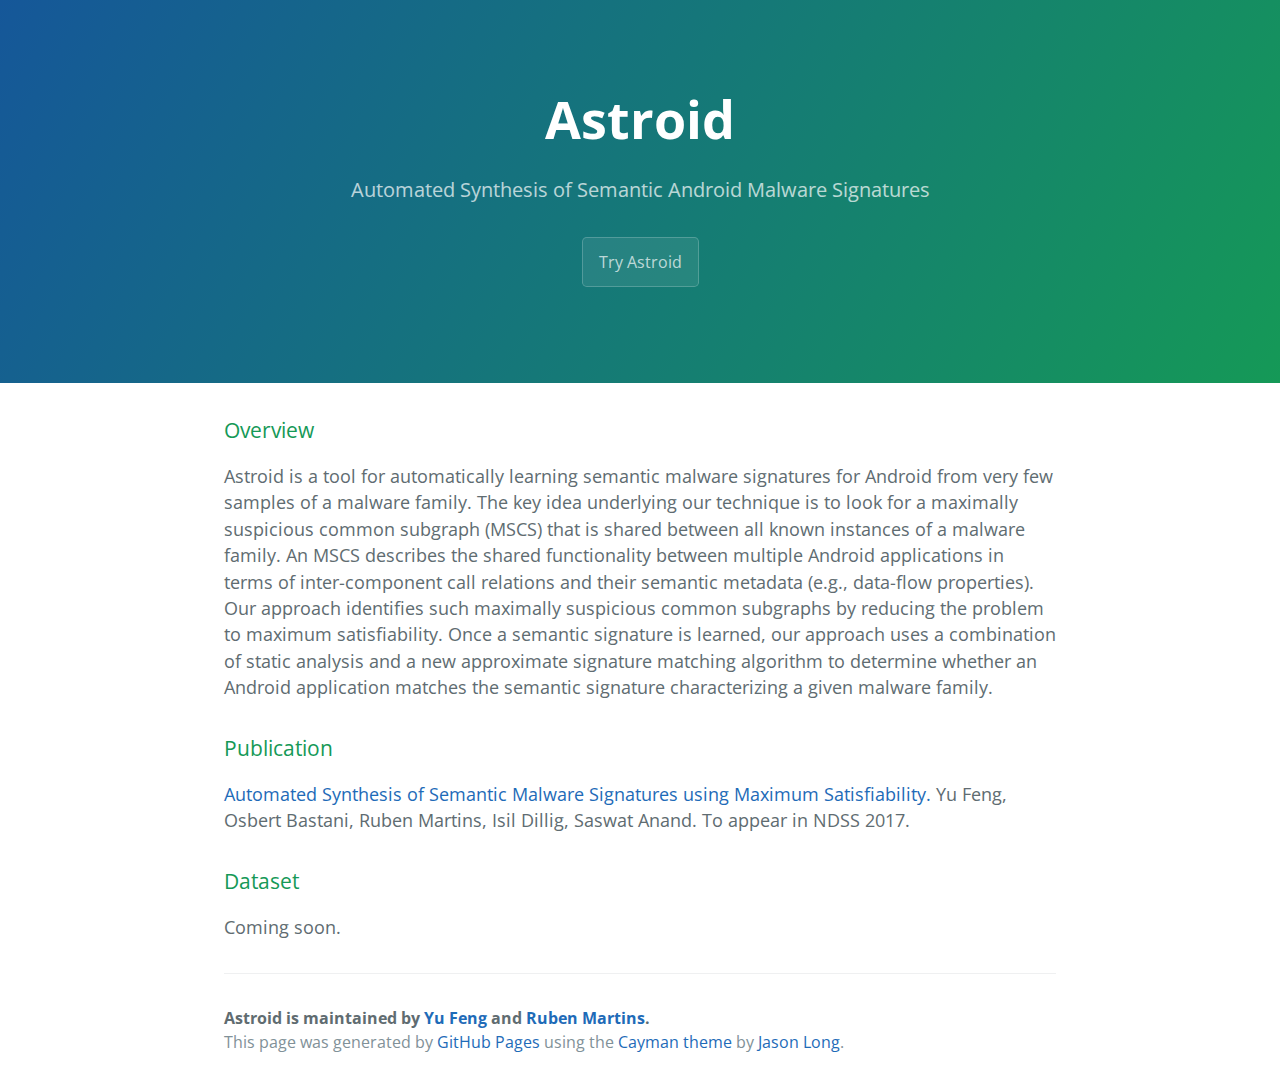
<file: astroid/index.html>
<!DOCTYPE html>
<html lang="en-us">
  <head>
    <meta charset="UTF-8">
    <title>Astroid</title>
    <meta name="viewport" content="width=device-width, initial-scale=1">
    <link rel="stylesheet" type="text/css" href="stylesheets/normalize.css" media="screen">
    <link href='https://fonts.googleapis.com/css?family=Open+Sans:400,700' rel='stylesheet' type='text/css'>
    <link rel="stylesheet" type="text/css" href="stylesheets/stylesheet.css" media="screen">
    <link rel="stylesheet" type="text/css" href="stylesheets/github-light.css" media="screen">
  </head>
  <body>
    <section class="page-header">
      <h1 class="project-name">Astroid</h1>
      <h2 class="project-tagline">Automated Synthesis of Semantic Android Malware Signatures</h2>
      <a href="https://drive.google.com/file/d/0B7rBWty1JC4xbkNvNEFhRXNYdzA/view?usp=sharing" class="btn">Try Astroid</a>
    </section>


    <section class="main-content">
      <h3>
<a id="astroid" class="anchor" href="#astroid" aria-hidden="true"><span aria-hidden="true" class="octicon octicon-link"></span></a>Overview</h3>

<p>

Astroid is a tool for automatically
learning semantic malware signatures for Android from very
few samples of a malware family. The key idea underlying our
technique is to look for a maximally suspicious common subgraph
(MSCS) that is shared between all known instances of a malware
family. An MSCS describes the shared functionality between
multiple Android applications in terms of inter-component call
relations and their semantic metadata (e.g., data-flow properties).
Our approach identifies such maximally suspicious common
subgraphs by reducing the problem to maximum satisfiability.
Once a semantic signature is learned, our approach uses a
combination of static analysis and a new approximate signature
matching algorithm to determine whether an Android application
matches the semantic signature characterizing a given malware
family.

</p>

<!--h3>
<a id="doc" class="anchor" href="#doc" aria-hidden="true"><span aria-hidden="true" class="octicon octicon-link"></span></a>Overview</h3>

<p>TBD.</p-->

<h3>
<a id="technical-report" class="anchor" href="#publication" aria-hidden="true"><span aria-hidden="true" class="octicon octicon-link"></span></a>Publication</h3>

<p>
<a href="http://www.cs.utexas.edu/users/yufeng/papers/ndss17-astroid.pdf">Automated Synthesis of Semantic Malware Signatures using Maximum Satisfiability. </a>Yu Feng, Osbert Bastani, Ruben Martins, Isil Dillig, Saswat Anand. To appear in NDSS 2017.
</p>

<h3>
<a id="data-set" class="anchor" href="#data-set" aria-hidden="true"><span aria-hidden="true" class="octicon octicon-link"></span></a>Dataset</h3>

<p>Coming soon.</p>


      <footer class="site-footer">
        <span class="site-footer-owner">Astroid is maintained by <a href="https://www.cs.utexas.edu/~yufeng/">Yu Feng</a> and <a href="http://www.cs.utexas.edu/~rmartins/">Ruben Martins</a>.</span>
        <span class="site-footer-credits">This page was generated by <a href="https://pages.github.com">GitHub Pages</a> using the <a href="https://github.com/jasonlong/cayman-theme">Cayman theme</a> by <a href="https://twitter.com/jasonlong">Jason Long</a>.</span>
      </footer>

    </section>

  
  </body>
</html>
</file>
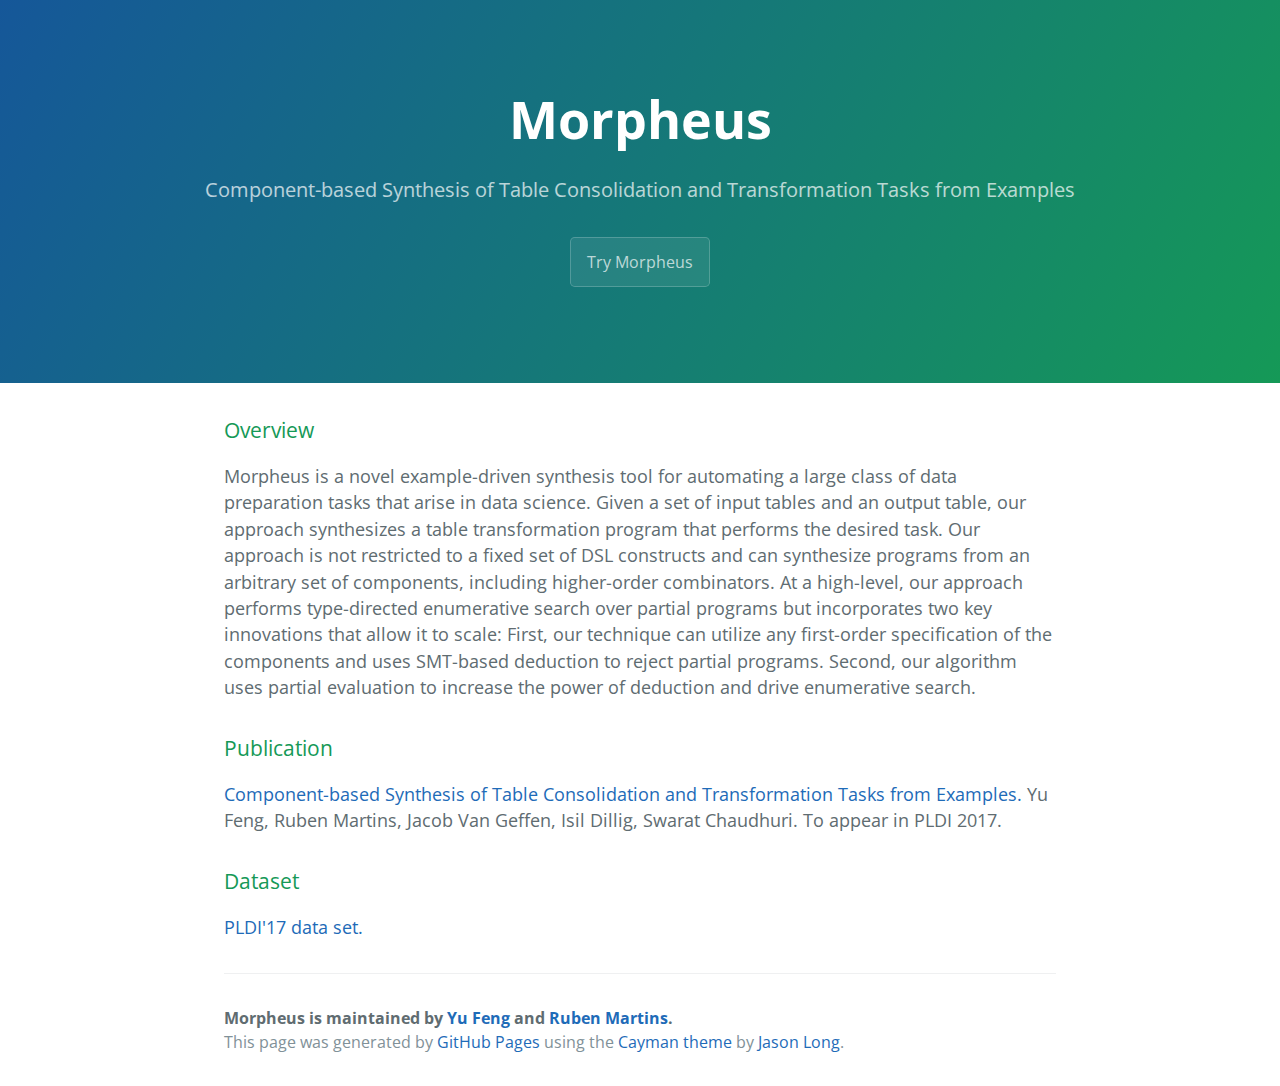
<file: morpheus/index.html>
<!DOCTYPE html>
<html lang="en-us">
  <head>
    <meta charset="UTF-8">
    <title>Morpheus</title>
    <meta name="viewport" content="width=device-width, initial-scale=1">
    <link rel="stylesheet" type="text/css" href="stylesheets/normalize.css" media="screen">
    <link href='https://fonts.googleapis.com/css?family=Open+Sans:400,700' rel='stylesheet' type='text/css'>
    <link rel="stylesheet" type="text/css" href="stylesheets/stylesheet.css" media="screen">
    <link rel="stylesheet" type="text/css" href="stylesheets/github-light.css" media="screen">
  </head>
  <body>
    <section class="page-header">
      <h1 class="project-name">Morpheus</h1>
      <h2 class="project-tagline">Component-based Synthesis of Table Consolidation and Transformation Tasks from Examples</h2>
      <a href="https://tinyurl.com/j2u8wee" class="btn">Try Morpheus</a>
    </section>


    <section class="main-content">
      <h3>
<a id="morpheus" class="anchor" href="#morpheus" aria-hidden="true"><span aria-hidden="true" class="octicon octicon-link"></span></a>Overview</h3>

<p>

Morpheus is a novel example-driven synthesis tool 
for automating a large class of data preparation tasks that
arise in data science. Given a set of input tables and an output
table, our approach synthesizes a table transformation
program that performs the desired task. Our approach is not
restricted to a fixed set of DSL constructs and can synthesize
programs from an arbitrary set of components, including
higher-order combinators. At a high-level, our approach
performs type-directed enumerative search over partial programs
but incorporates two key innovations that allow it to
scale: First, our technique can utilize any first-order specification 
of the components and uses SMT-based deduction to
reject partial programs. Second, our algorithm uses partial
evaluation to increase the power of deduction and drive enumerative
search. 
</p>

<!--h3>
<a id="doc" class="anchor" href="#doc" aria-hidden="true"><span aria-hidden="true" class="octicon octicon-link"></span></a>Overview</h3>

<p>TBD.</p-->

<h3>
<a id="technical-report" class="anchor" href="#publication" aria-hidden="true"><span aria-hidden="true" class="octicon octicon-link"></span></a>Publication</h3>

<p>
<a href="https://arxiv.org/pdf/1611.07502v1.pdf">Component-based Synthesis of Table Consolidation and Transformation Tasks from Examples. </a>Yu Feng, Ruben Martins, Jacob Van Geffen, Isil Dillig, Swarat Chaudhuri. To appear in PLDI 2017.
</p>

<h3>
<a id="data-set" class="anchor" href="#Dataset" aria-hidden="true"><span aria-hidden="true" class="octicon octicon-link"></span></a>Dataset</h3>

<p><a href="./dataset-pldi17.tar.gz">PLDI'17 data set.</a></p>


      <footer class="site-footer">
        <span class="site-footer-owner">Morpheus is maintained by <a href="https://www.cs.utexas.edu/~yufeng/">Yu Feng</a> and <a href="http://www.cs.utexas.edu/~rmartins/">Ruben Martins</a>.</span>
        <span class="site-footer-credits">This page was generated by <a href="https://pages.github.com">GitHub Pages</a> using the <a href="https://github.com/jasonlong/cayman-theme">Cayman theme</a> by <a href="https://twitter.com/jasonlong">Jason Long</a>.</span>
      </footer>

    </section>

  
  </body>
</html>
</file>
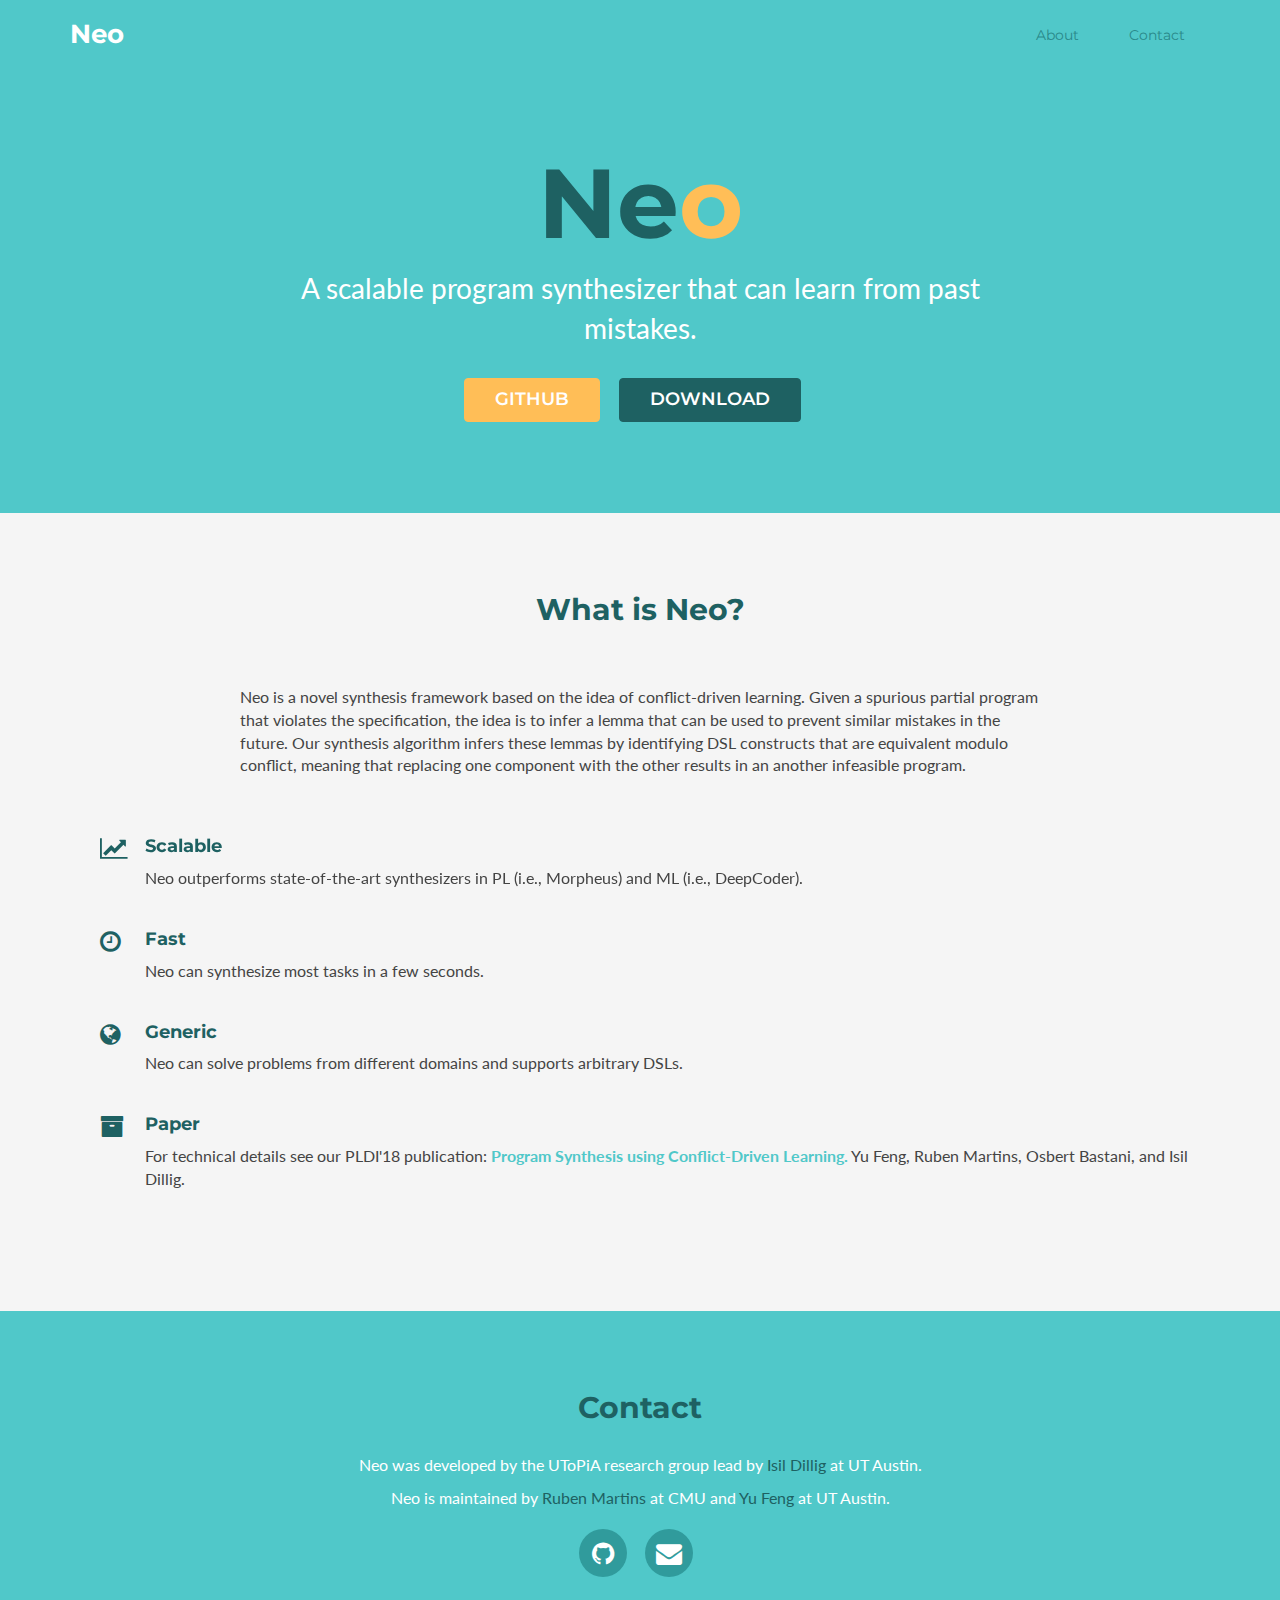
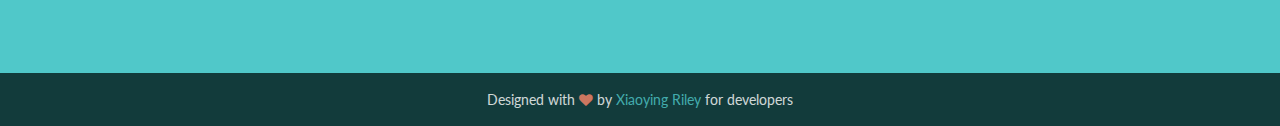
<file: neo/index.html>
<!DOCTYPE html>
<!--[if IE 8]> <html lang="en" class="ie8"> <![endif]-->  
<!--[if IE 9]> <html lang="en" class="ie9"> <![endif]-->  
<!--[if !IE]><!--> <html lang="en"> <!--<![endif]-->  
<head>
    <title>Neo</title>
    <!-- Meta -->
    <meta charset="utf-8">
    <meta http-equiv="X-UA-Compatible" content="IE=edge">
    <meta name="viewport" content="width=device-width, initial-scale=1.0">
    <meta name="description" content="">
    <meta name="author" content="">    
    <link rel="shortcut icon" href="favicon.ico">  
    <link href='https://fonts.googleapis.com/css?family=Lato:300,400,300italic,400italic' rel='stylesheet' type='text/css'>
    <link href='https://fonts.googleapis.com/css?family=Montserrat:400,700' rel='stylesheet' type='text/css'> 
    <!-- Global CSS -->
    <link rel="stylesheet" href="assets/plugins/bootstrap/css/bootstrap.min.css">
    <!-- Plugins CSS -->    
    <link rel="stylesheet" href="assets/plugins/font-awesome/css/font-awesome.css">
    <link rel="stylesheet" href="assets/plugins/prism/prism.css">
    <!-- Theme CSS -->  
    <link id="theme-style" rel="stylesheet" href="assets/css/styles-4.css">
    <!-- HTML5 shim and Respond.js IE8 support of HTML5 elements and media queries -->
    <!--[if lt IE 9]>
      <script src="https://oss.maxcdn.com/libs/html5shiv/3.7.0/html5shiv.js"></script>
      <script src="https://oss.maxcdn.com/libs/respond.js/1.4.2/respond.min.js"></script>
    <![endif]-->
</head> 

<body data-spy="scroll">
        
    <!-- ******HEADER****** --> 
    <header id="header" class="header">  
        <div class="container">            
            <h1 class="logo pull-left">
                <a class="scrollto" href="#promo">
                    <span class="logo-title">Neo</span>
                </a>
            </h1><!--//logo-->              
            <nav id="main-nav" class="main-nav navbar-right" role="navigation">
                <div class="navbar-header">
                    <button class="navbar-toggle" type="button" data-toggle="collapse" data-target="#navbar-collapse">
                        <span class="sr-only">Toggle navigation</span>
                        <span class="icon-bar"></span>
                        <span class="icon-bar"></span>
                        <span class="icon-bar"></span>
                    </button><!--//nav-toggle-->
                </div><!--//navbar-header-->            
                <div class="navbar-collapse collapse" id="navbar-collapse">
                    <ul class="nav navbar-nav">
                        <li class="active nav-item sr-only"><a class="scrollto" href="#promo">Home</a></li>
                        <li class="nav-item"><a class="scrollto" href="#about">About</a></li>
<!--                         <li class="nav-item"><a class="scrollto" href="#statistics">Statistics</a></li> -->
                        <li class="nav-item last"><a class="scrollto" href="#contact">Contact</a></li>
                    </ul><!--//nav-->
                </div><!--//navabr-collapse-->
            </nav><!--//main-nav-->
        </div>
    </header><!--//header-->
    
    <!-- ******PROMO****** -->
    <section id="promo" class="promo section offset-header">
        <div class="container text-center">
            <h2 class="title">Ne<span class="highlight">o</span></h2>
            <p class="intro">A scalable program synthesizer that can learn from past mistakes.</p>
            <div class="btns">
                <a class="btn btn-cta-secondary" href="#" onclick="alert('Under Construction!')">GitHub</a>
                <a class="btn btn-cta-primary" href="#" onclick="alert('Under Construction!')">Download</a>
            </div>
            <br></br>
            <br></br>
        </div>
    </section><!--//promo-->
    
    <!-- ******ABOUT****** --> 
    <section id="about" class="about section">
        <div class="container">
            <h2 class="title text-center">What is Neo?</h2>
            <p class="intro text-center,align=justify">Neo is a novel synthesis framework based on
the idea of conflict-driven learning. Given a spurious partial
program that violates the specification, the idea is to infer
a lemma that can be used to prevent similar mistakes in
the future. Our synthesis algorithm infers these lemmas by
identifying DSL constructs that are equivalent modulo conflict,
meaning that replacing one component with the other
results in an another infeasible program.</p>
            <div class="row,align=center">
                <div class="item col-md-12 col-sm-12 col-xs-12">
                    <div class="icon-holder">
                        <i class="fa fa-line-chart"></i>
                    </div>
                    <div class="content">
                        <h3 class="sub-title">Scalable</h3>
                        <p>Neo outperforms state-of-the-art synthesizers in PL (i.e., Morpheus) and ML (i.e., DeepCoder).</p>
                    </div><!--//content-->
                </div><!--//item-->
            </div>
            <div class="row,align=center">
                <div class="item col-md-12 col-sm-12 col-xs-12">
                    <div class="icon-holder">
                        <i class="fa fa-clock-o"></i>
                    </div>
                    <div class="content">
                        <h3 class="sub-title">Fast</h3>
                        <p>Neo can synthesize most tasks in a few seconds.</p>
                    </div><!--//content-->
                </div><!--//item-->
            </div>
            <div class="row,align=center">
                <div class="item col-md-12 col-sm-12 col-xs-12">
                    <div class="icon-holder">
                        <i class="fa fa-globe"></i>
                    </div>
                    <div class="content">
                        <h3 class="sub-title">Generic</h3>
                        <p>Neo can solve problems from different domains and supports arbitrary DSLs.</p>
                    </div><!--//content-->
                </div><!--//item-->
            </div>
            <div class="row,align=center">
                <div class="item col-md-12 col-sm-12 col-xs-12">
                    <div class="icon-holder">
                        <i class="fa fa-archive"></i>
                    </div>
                    <div class="content">
                        <h3 class="sub-title">Paper</h3>
                        <p>For technical details see our PLDI'18 publication: <b><a href="https://arxiv.org/pdf/1711.08029v1.pdf">Program Synthesis using Conflict-Driven Learning.</a></b> Yu Feng, Ruben Martins, Osbert Bastani, and Isil Dillig.
                    </div><!--//content-->
                </div><!--//item-->
            </div>      
        </div><!--//container-->
    </section><!--//about-->

    
    <!-- ******FEATURES****** --> 
<!--     <section id="features" class="features section">
        <div class="container text-center">
            <h2 class="title">Features</h2>
            <ul class="feature-list list-unstyled">
                <li><i class="fa fa-check"></i> Fully responsive</li>
                <li><i class="fa fa-check"></i> HTML5 + CSS3</li>
                <li><i class="fa fa-check"></i> Built on <a href="http://getbootstrap.com/" target="_blank">Bootstrap 3.3</a></li>
                <li><i class="fa fa-check"></i> 400+ FontAwesome icons</li>
                <li><i class="fa fa-check"></i> 4 colour schemes</li>
                <li><i class="fa fa-check"></i> LESS files included</li>
                <li><i class="fa fa-check"></i> Compatible with all modern browsers</li>
            </ul>
        </div>
    </section> -->
    
    <!-- ******DOCS****** --> 


        
    <!-- ******CONTACT****** --> 
    <section id="contact" class="contact section has-pattern">
        <div class="container">
            <div class="contact-inner">
                <h2 class="title  text-center">Contact</h2>
                <div class="info"> 
                <center>
                <p>Neo was developed by the UToPiA research group lead by <a href="https://www.cs.utexas.edu/~isil/">Isil Dillig</a> at UT Austin.<p>
                <p>Neo is maintained by <a href="https://sat-group.github.io/ruben/">Ruben Martins</a> at CMU and <a href="https://www.cs.utexas.edu/~yufeng/">Yu Feng</a> at UT Austin.</p>
                </center>
                </div>
                <div class="info text-center">
                    <ul class="social-icons list-inline">
                        <li><a href="https://github.com/utopia-group/sypet"><i class="fa fa-github"></i></a></li>   
                        <li class="last"><a href="mailto:rubenm@cs.cmu.edu"><i class="fa fa-envelope"></i></a></li>              
                    </ul>
                </div>
            </div><!--//contact-inner-->
        </div><!--//container-->
    </section><!--//contact-->  

    <!-- ******FOOTER****** --> 
    <footer class="footer">
        <div class="container text-center">
            <!--/* This template is released under the Creative Commons Attribution 3.0 License. Please keep the attribution link below when using for your own project. Thank you for your support. :) If you'd like to use the template without the attribution, you can check out other license options via our website: themes.3rdwavemedia.com */-->
            <small class="copyright">Designed with <i class="fa fa-heart"></i> by <a href="https://themes.3rdwavemedia.com" target="_blank">Xiaoying Riley</a> for developers</small>
        </div><!--//container-->
    </footer><!--//footer-->
     
    <!-- Javascript -->          
    <script type="text/javascript" src="assets/plugins/jquery-1.11.3.min.js"></script>   
    <script type="text/javascript" src="assets/plugins/jquery.easing.1.3.js"></script>   
    <script type="text/javascript" src="assets/plugins/bootstrap/js/bootstrap.min.js"></script>     
    <script type="text/javascript" src="assets/plugins/jquery-scrollTo/jquery.scrollTo.min.js"></script> 
    <script type="text/javascript" src="assets/plugins/prism/prism.js"></script>    
    <script type="text/javascript" src="assets/js/main.js"></script>       
</body>
</html>
</file>
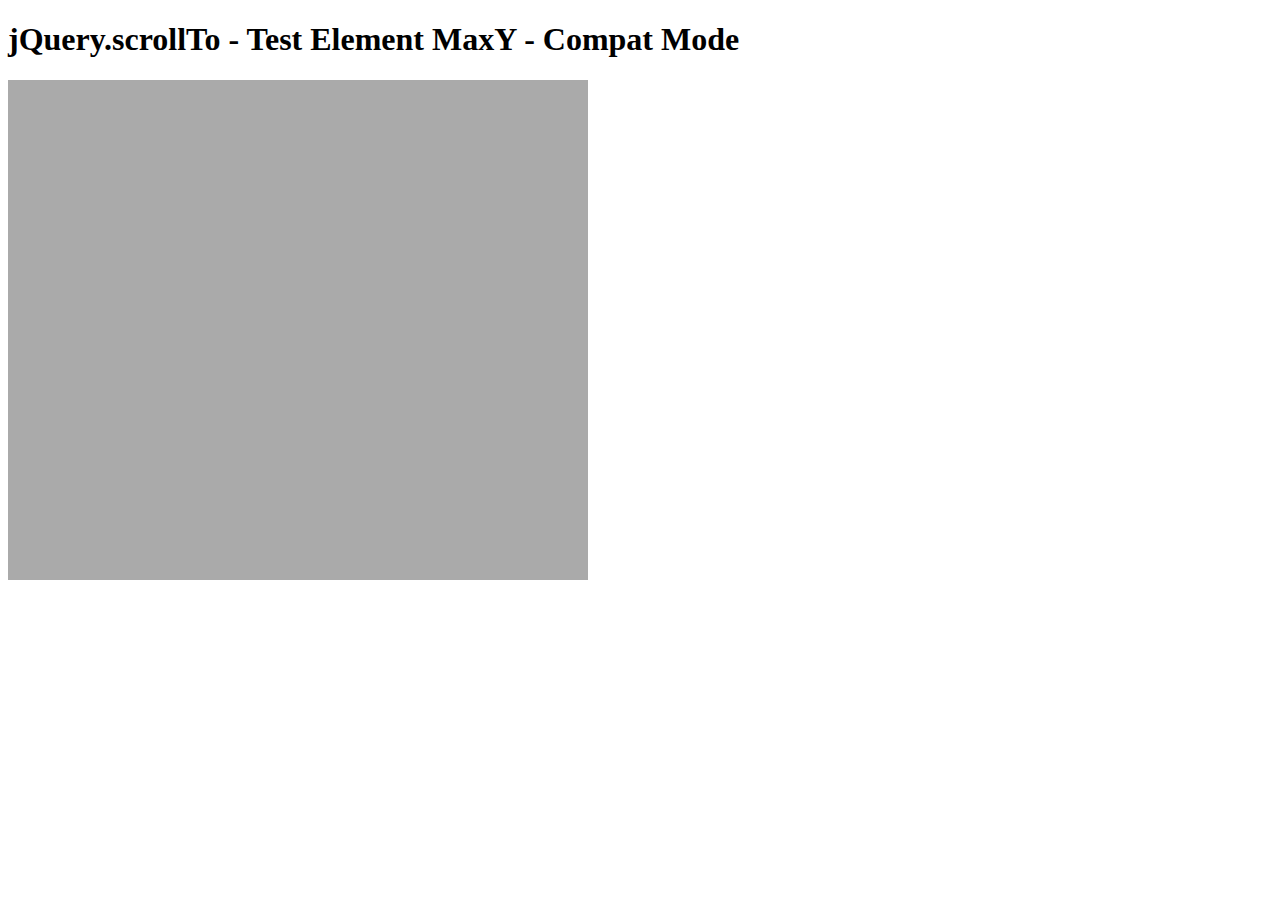
<file: neo/assets/plugins/jquery-scrollTo/tests/ElemMaxY-compat.html>
<!DOCTYPE html PUBLIC "-//W3C//DTD XHTML 1.0 Transitional//EN" "http://www.w3.org/TR/xhtml1/DTD/xhtml1-transitional.dtd">
<html xmlns="http://www.w3.org/1999/xhtml">
<head>
	<meta http-equiv="Content-Type" content="text/html; charset=iso-8859-1" />
	<title>jQuery.scrollTo - Test Element MaxY - Compat Mode</title>
	<script type="text/javascript" src="https://code.jquery.com/jquery-1.11.0.js"></script>
	<script type="text/javascript" src="../jquery.scrollTo.js"></script>
	<script type="text/javascript" src="test.js"></script>
</head>
<body>
	<h1>jQuery.scrollTo - Test Element MaxY - Compat Mode</h1>
	
	<div id="viewport" style="width:600px;height:500px;overflow: auto">
		<div id="ua" style="height:1500px; width:500px; padding:0 40px; background-color:#AAA">
			&nbsp;
		</div>
	</div>
	<script type="text/javascript">
		$('#viewport').test();
	</script>
</html>
</file>
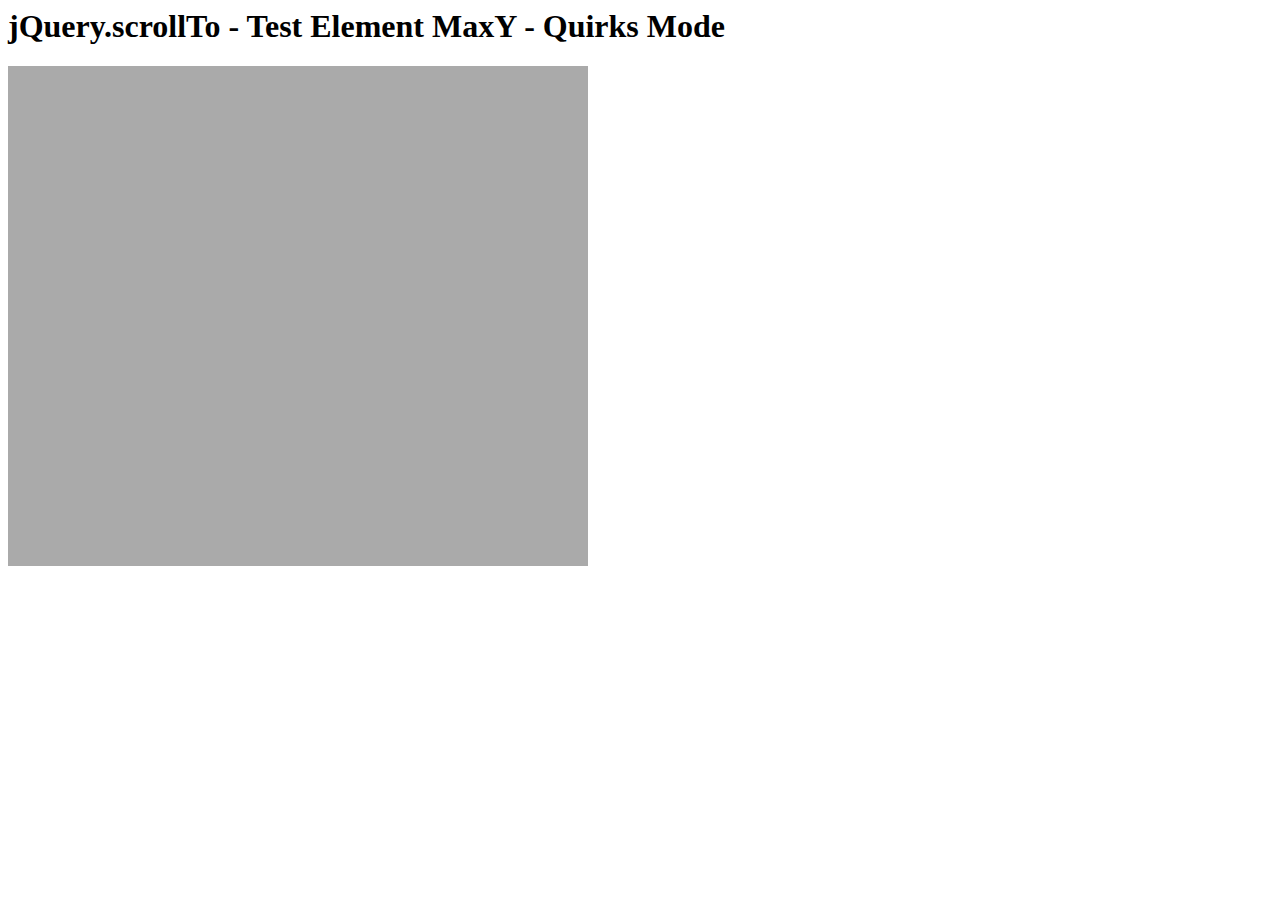
<file: neo/assets/plugins/jquery-scrollTo/tests/ElemMaxY-quirks.html>
<html>
<head>
	<meta http-equiv="Content-Type" content="text/html; charset=iso-8859-1" />
	<title>jQuery.scrollTo - Test Element MaxY - Quirks Mode</title>
	<script type="text/javascript" src="https://code.jquery.com/jquery-1.11.0.js"></script>
	<script type="text/javascript" src="../jquery.scrollTo.js"></script>
	<script type="text/javascript" src="test.js"></script>
</head>
<body>
	<h1>jQuery.scrollTo - Test Element MaxY - Quirks Mode</h1>
	
	<div id="viewport" style="width:600px;height:500px;overflow: auto">
		<div id="ua" style="height:1500px; width:500px; padding:0 40px; background-color:#AAA">
			&nbsp;
		</div>
	</div>
	<script type="text/javascript">
		$('#viewport').test();
	</script>
</html>
</file>
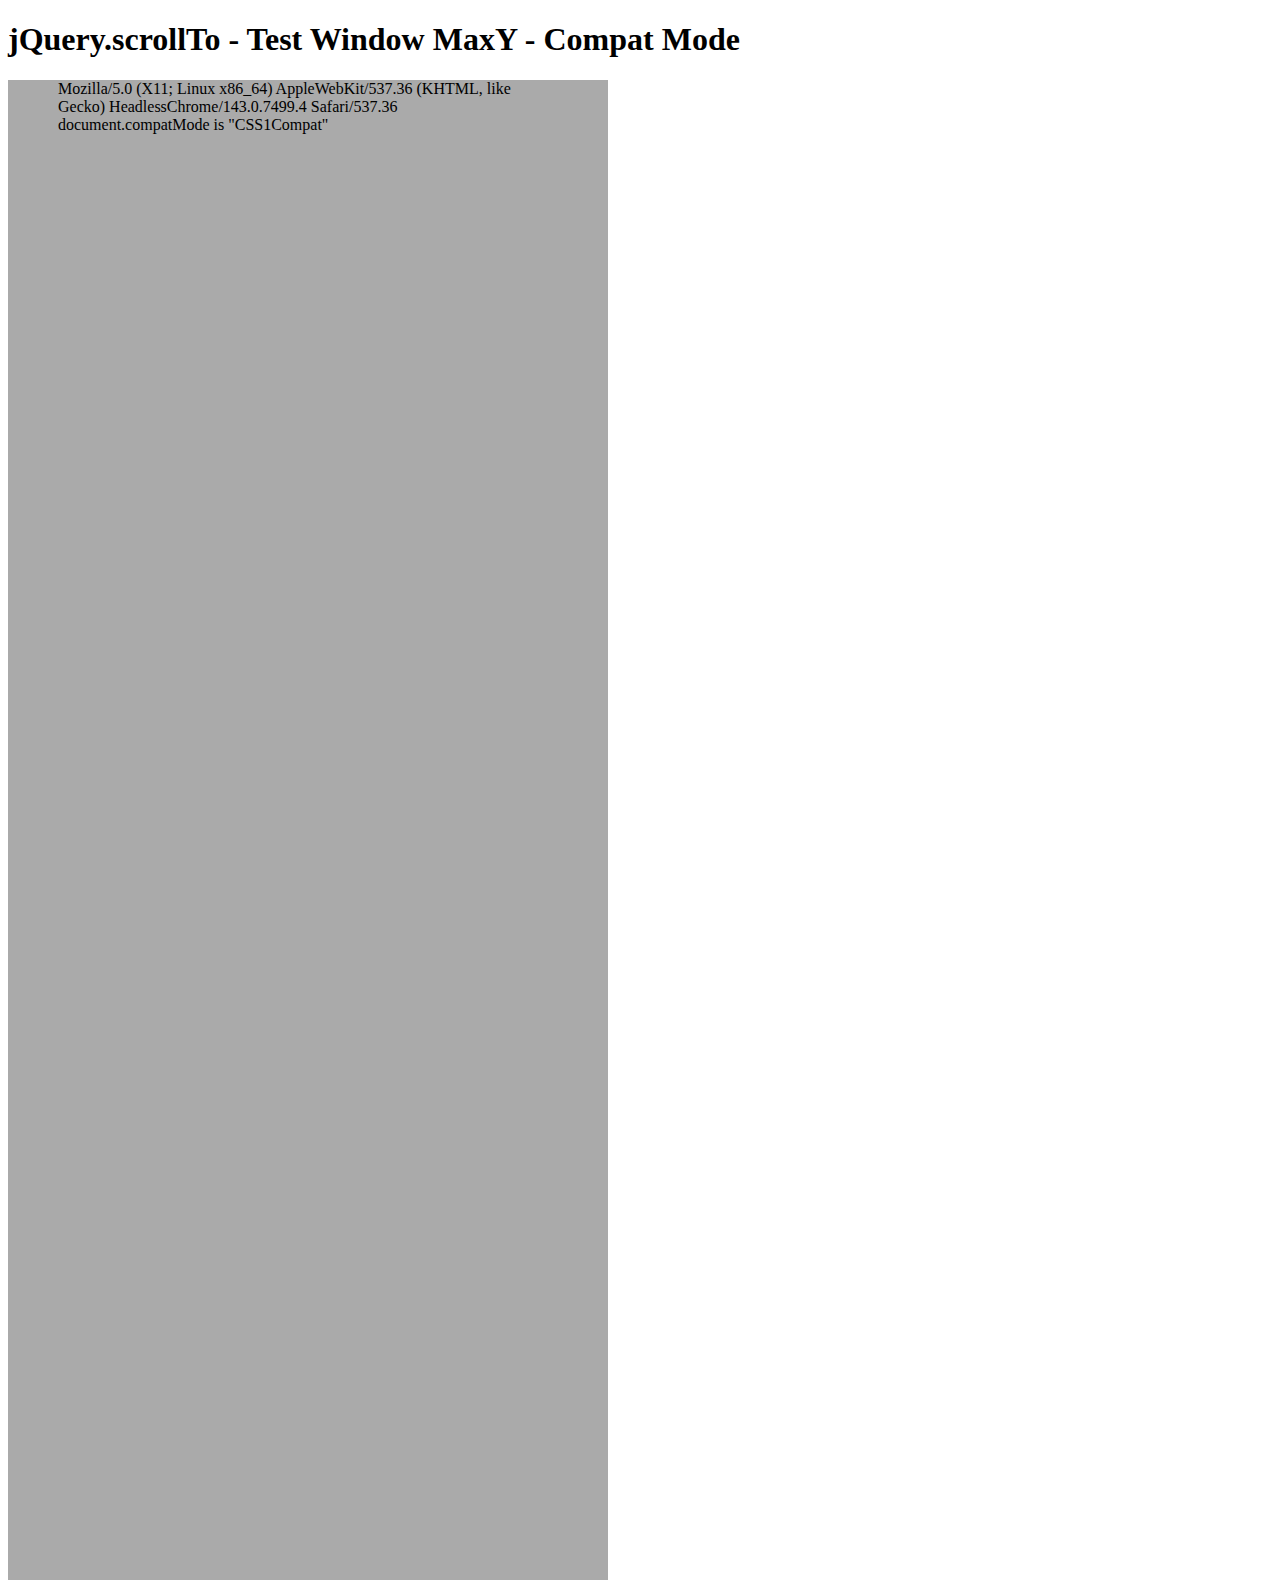
<file: neo/assets/plugins/jquery-scrollTo/tests/WinMaxY-compat.html>
<!DOCTYPE html PUBLIC "-//W3C//DTD XHTML 1.0 Transitional//EN" "http://www.w3.org/TR/xhtml1/DTD/xhtml1-transitional.dtd">
<html xmlns="http://www.w3.org/1999/xhtml">
<head>
	<meta http-equiv="Content-Type" content="text/html; charset=iso-8859-1" />
	<title>jQuery.scrollTo - Test Window MaxY - Compat Mode</title>
	<script type="text/javascript" src="https://code.jquery.com/jquery-1.11.0.js"></script>
	<script type="text/javascript" src="../jquery.scrollTo.js"></script>
	<script type="text/javascript" src="test.js"></script>
</head>
<body>
	<h1>jQuery.scrollTo - Test Window MaxY - Compat Mode</h1>
	
	<div id="ua" style="height:1500px; width:500px; padding:0 50px; background-color:#AAA">
		&nbsp;
	</div>
	<script type="text/javascript">
		$(window).test();
	</script>
</html>
</file>
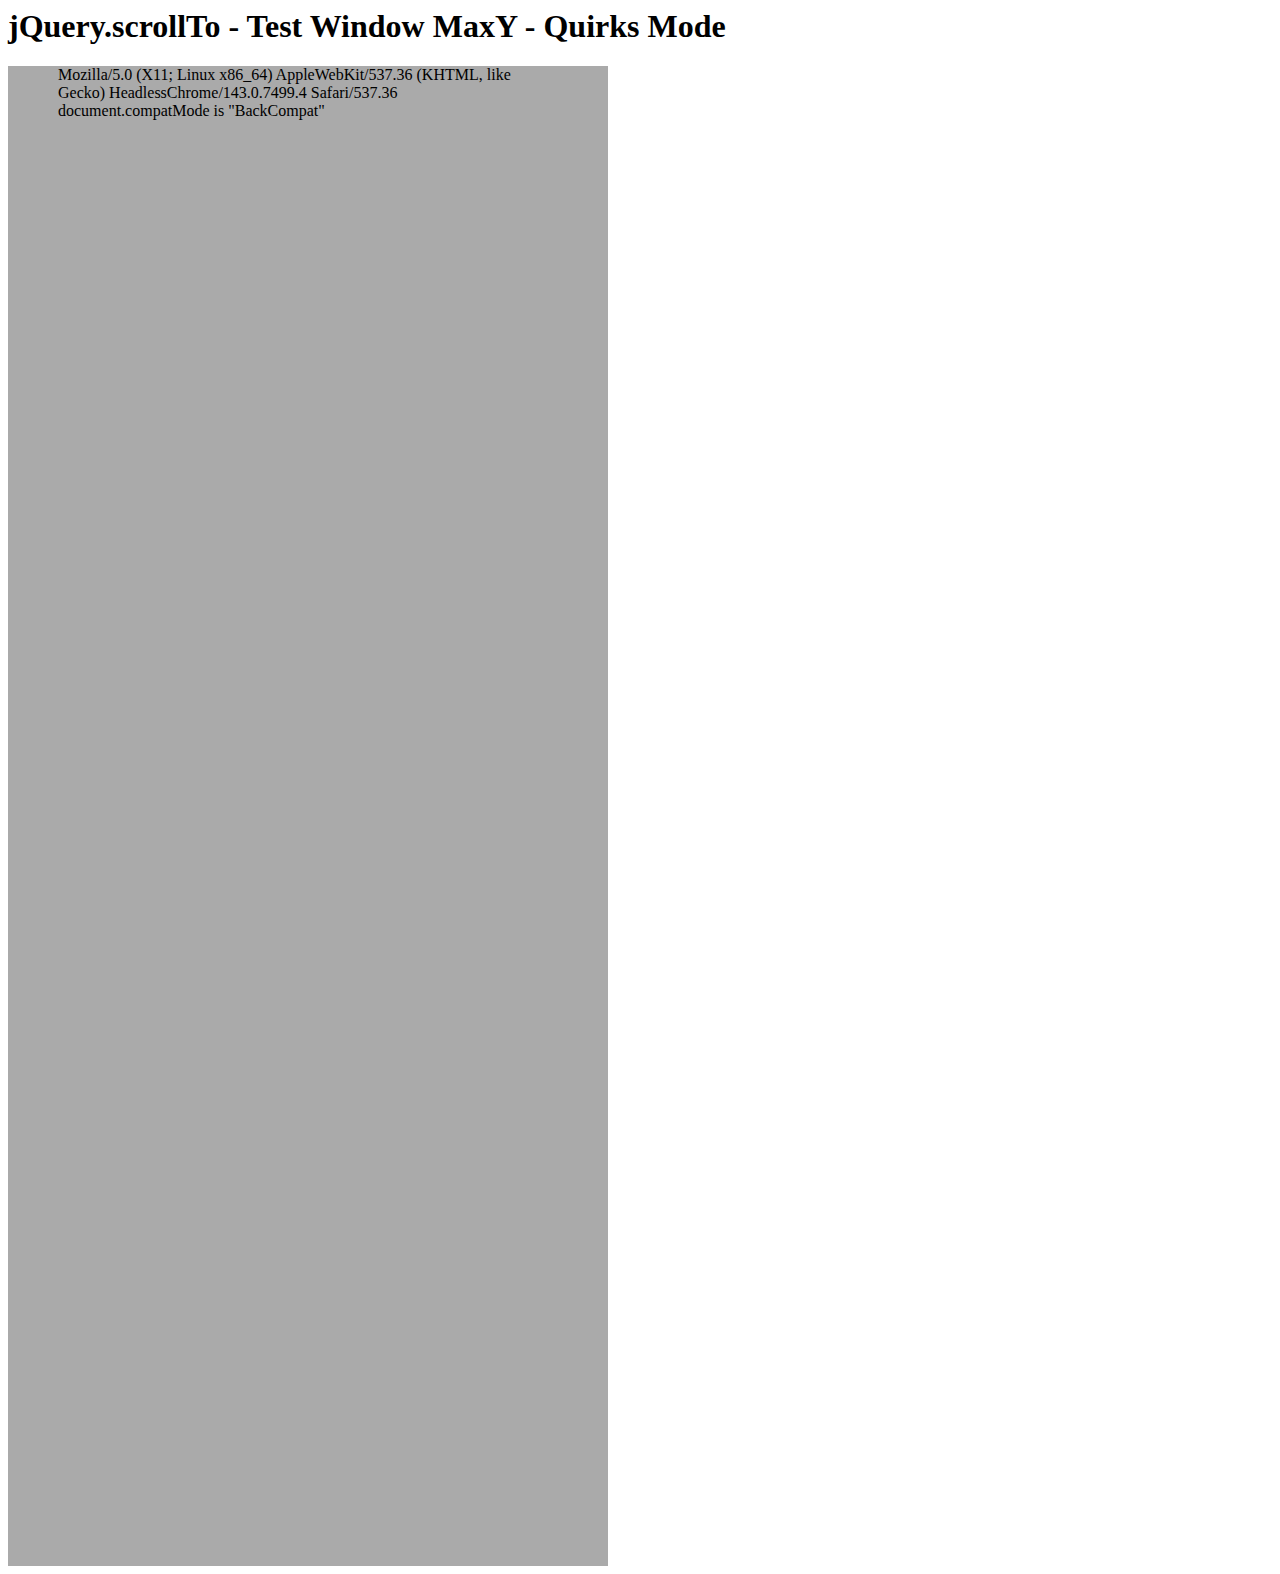
<file: neo/assets/plugins/jquery-scrollTo/tests/WinMaxY-quirks.html>
<html>
<head>
	<meta http-equiv="Content-Type" content="text/html; charset=iso-8859-1" />
	<title>jQuery.scrollTo - Test Window MaxY - Quirks Mode</title>
	<script type="text/javascript" src="https://code.jquery.com/jquery-1.11.0.js"></script>
	<script type="text/javascript" src="../jquery.scrollTo.js"></script>
	<script type="text/javascript" src="test.js"></script>
</head>
<body>
	<h1>jQuery.scrollTo - Test Window MaxY - Quirks Mode</h1>

	<div id="ua" style="height:1500px; width:500px; padding:0 50px; background-color:#AAA">
		&nbsp;
	</div>
	<script type="text/javascript">
		$(window).test();
	</script>
</html>
</file>
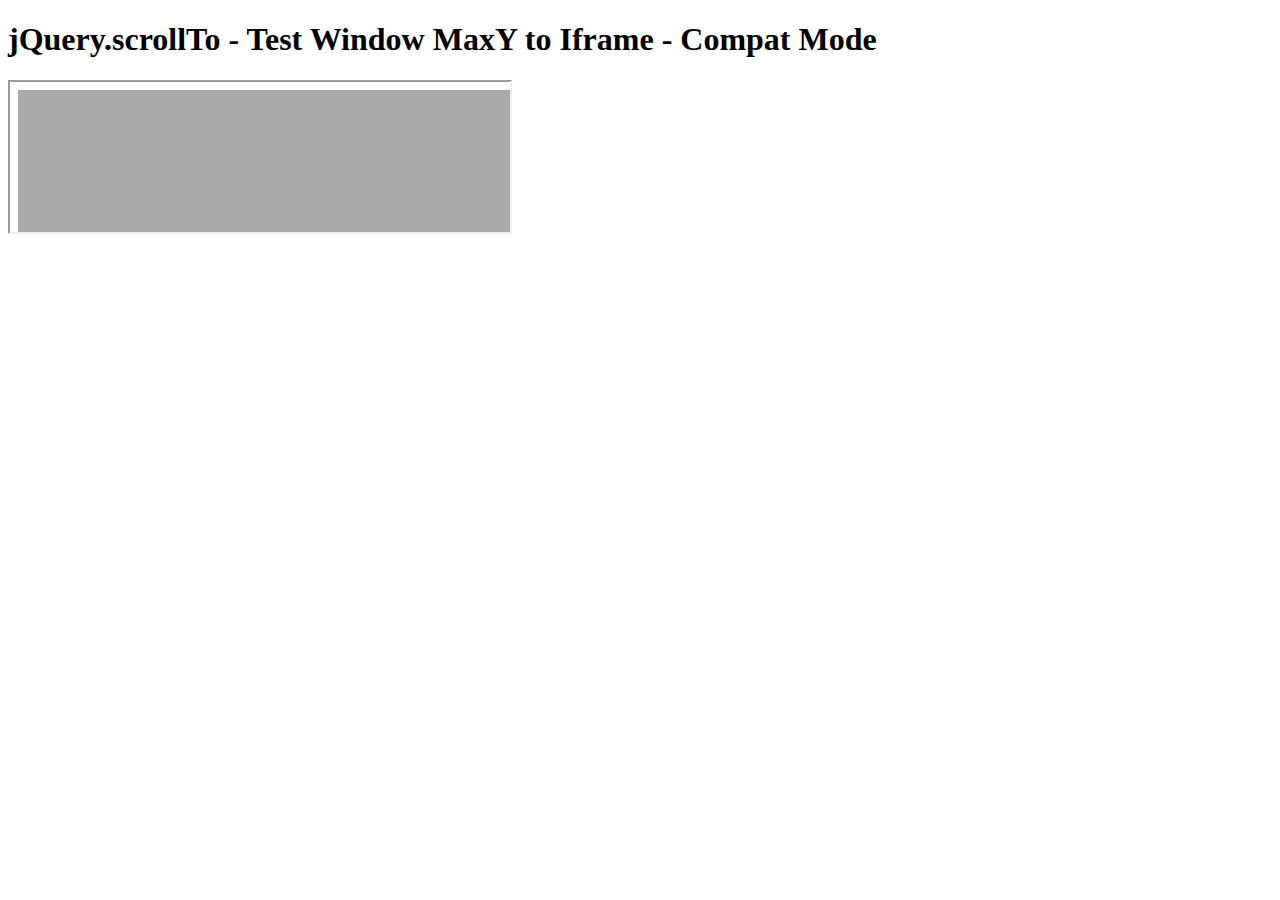
<file: neo/assets/plugins/jquery-scrollTo/tests/WinMaxY-to-iframe-compat.html>
<!DOCTYPE html PUBLIC "-//W3C//DTD XHTML 1.0 Transitional//EN" "http://www.w3.org/TR/xhtml1/DTD/xhtml1-transitional.dtd">
<html xmlns="http://www.w3.org/1999/xhtml">
<head>
	<meta http-equiv="Content-Type" content="text/html; charset=iso-8859-1" />
	<title>jQuery.scrollTo - Test Window MaxY to Iframe - Compat Mode</title>
	<script type="text/javascript" src="https://code.jquery.com/jquery-1.11.0.js"></script>
	<script type="text/javascript" src="../jquery.scrollTo.js"></script>
	<script type="text/javascript" src="test.js"></script>
</head>
<body>
	<h1>jQuery.scrollTo - Test Window MaxY to Iframe - Compat Mode</h1>

	<iframe src="WinMaxY-compat.html?notest"  style="width:500px" /></iframe>
	
	<script type="text/javascript">
		setTimeout(function(){
			$('iframe').test();
		}, 1500 );
	</script>
</html>
</file>
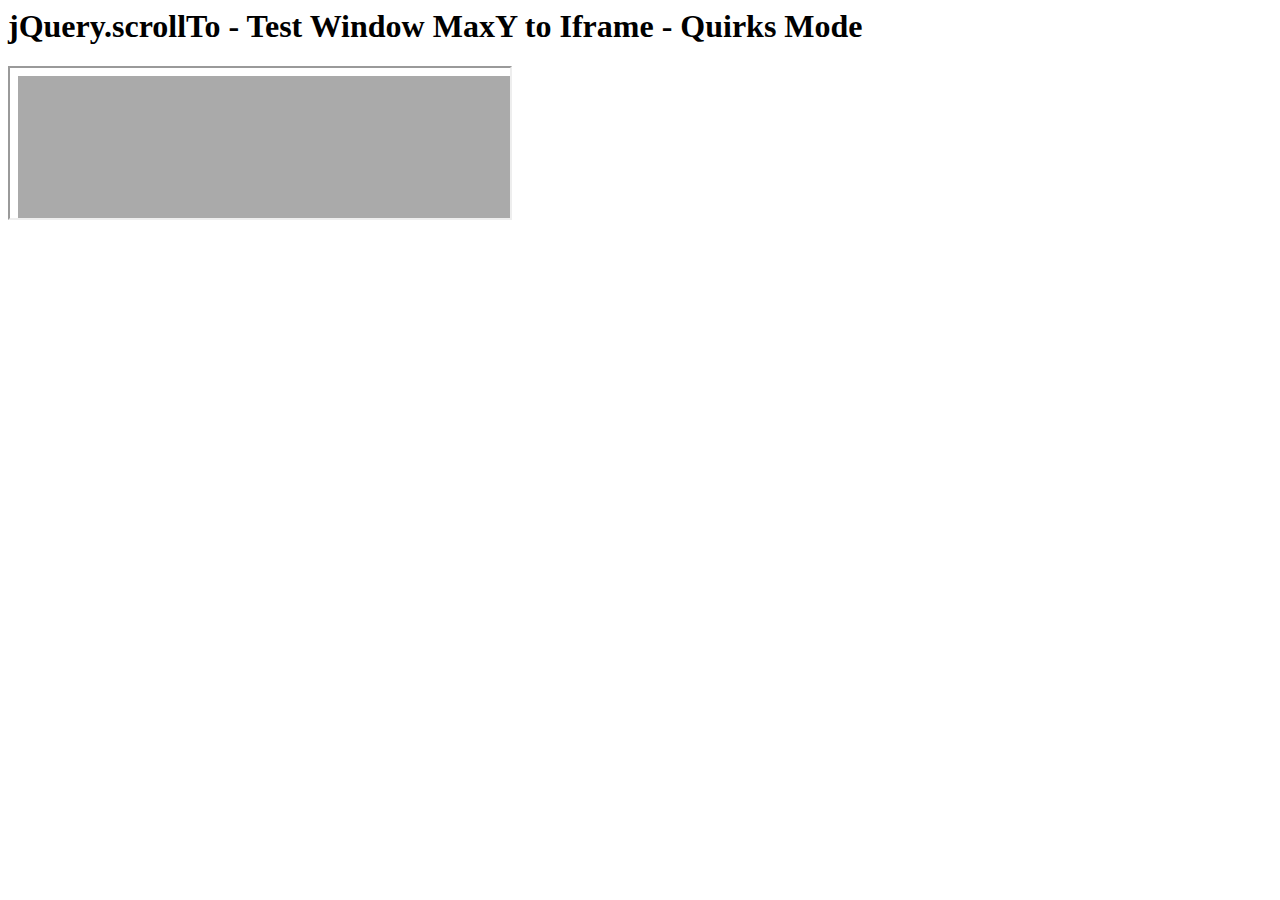
<file: neo/assets/plugins/jquery-scrollTo/tests/WinMaxY-to-iframe-quirks.html>
<html>
<head>
	<meta http-equiv="Content-Type" content="text/html; charset=iso-8859-1" />
	<title>jQuery.scrollTo - Test Window MaxY to Iframe - Quirks Mode</title>
	<script type="text/javascript" src="https://code.jquery.com/jquery-1.11.0.js"></script>
	<script type="text/javascript" src="../jquery.scrollTo.js"></script>
	<script type="text/javascript" src="test.js"></script>
</head>
<body>
	<h1>jQuery.scrollTo - Test Window MaxY to Iframe - Quirks Mode</h1>
	
	<iframe src="WinMaxY-quirks.html?notest" style="width:500px"></iframe>
	
	<script type="text/javascript">
		setTimeout(function(){
			$('iframe').test();
		}, 1500 );
	</script>
</html>
</file>
<file: astroid/stylesheets/stylesheet.css>
* {
  box-sizing: border-box; }

body {
  padding: 0;
  margin: 0;
  font-family: "Open Sans", "Helvetica Neue", Helvetica, Arial, sans-serif;
  font-size: 16px;
  line-height: 1.5;
  color: #606c71; }

a {
  color: #1e6bb8;
  text-decoration: none; }
  a:hover {
    text-decoration: underline; }

.btn {
  display: inline-block;
  margin-bottom: 1rem;
  color: rgba(255, 255, 255, 0.7);
  background-color: rgba(255, 255, 255, 0.08);
  border-color: rgba(255, 255, 255, 0.2);
  border-style: solid;
  border-width: 1px;
  border-radius: 0.3rem;
  transition: color 0.2s, background-color 0.2s, border-color 0.2s; }
  .btn + .btn {
    margin-left: 1rem; }

.btn:hover {
  color: rgba(255, 255, 255, 0.8);
  text-decoration: none;
  background-color: rgba(255, 255, 255, 0.2);
  border-color: rgba(255, 255, 255, 0.3); }

@media screen and (min-width: 64em) {
  .btn {
    padding: 0.75rem 1rem; } }

@media screen and (min-width: 42em) and (max-width: 64em) {
  .btn {
    padding: 0.6rem 0.9rem;
    font-size: 0.9rem; } }

@media screen and (max-width: 42em) {
  .btn {
    display: block;
    width: 100%;
    padding: 0.75rem;
    font-size: 0.9rem; }
    .btn + .btn {
      margin-top: 1rem;
      margin-left: 0; } }

.page-header {
  color: #fff;
  text-align: center;
  background-color: #159957;
  background-image: linear-gradient(120deg, #155799, #159957); }

@media screen and (min-width: 64em) {
  .page-header {
    padding: 5rem 6rem; } }

@media screen and (min-width: 42em) and (max-width: 64em) {
  .page-header {
    padding: 3rem 4rem; } }

@media screen and (max-width: 42em) {
  .page-header {
    padding: 2rem 1rem; } }

.project-name {
  margin-top: 0;
  margin-bottom: 0.1rem; }

@media screen and (min-width: 64em) {
  .project-name {
    font-size: 3.25rem; } }

@media screen and (min-width: 42em) and (max-width: 64em) {
  .project-name {
    font-size: 2.25rem; } }

@media screen and (max-width: 42em) {
  .project-name {
    font-size: 1.75rem; } }

.project-tagline {
  margin-bottom: 2rem;
  font-weight: normal;
  opacity: 0.7; }

@media screen and (min-width: 64em) {
  .project-tagline {
    font-size: 1.25rem; } }

@media screen and (min-width: 42em) and (max-width: 64em) {
  .project-tagline {
    font-size: 1.15rem; } }

@media screen and (max-width: 42em) {
  .project-tagline {
    font-size: 1rem; } }

.main-content :first-child {
  margin-top: 0; }
.main-content img {
  max-width: 100%; }
.main-content h1, .main-content h2, .main-content h3, .main-content h4, .main-content h5, .main-content h6 {
  margin-top: 2rem;
  margin-bottom: 1rem;
  font-weight: normal;
  color: #159957; }
.main-content p {
  margin-bottom: 1em; }
.main-content code {
  padding: 2px 4px;
  font-family: Consolas, "Liberation Mono", Menlo, Courier, monospace;
  font-size: 0.9rem;
  color: #383e41;
  background-color: #f3f6fa;
  border-radius: 0.3rem; }
.main-content pre {
  padding: 0.8rem;
  margin-top: 0;
  margin-bottom: 1rem;
  font: 1rem Consolas, "Liberation Mono", Menlo, Courier, monospace;
  color: #567482;
  word-wrap: normal;
  background-color: #f3f6fa;
  border: solid 1px #dce6f0;
  border-radius: 0.3rem; }
  .main-content pre > code {
    padding: 0;
    margin: 0;
    font-size: 0.9rem;
    color: #567482;
    word-break: normal;
    white-space: pre;
    background: transparent;
    border: 0; }
.main-content .highlight {
  margin-bottom: 1rem; }
  .main-content .highlight pre {
    margin-bottom: 0;
    word-break: normal; }
.main-content .highlight pre, .main-content pre {
  padding: 0.8rem;
  overflow: auto;
  font-size: 0.9rem;
  line-height: 1.45;
  border-radius: 0.3rem; }
.main-content pre code, .main-content pre tt {
  display: inline;
  max-width: initial;
  padding: 0;
  margin: 0;
  overflow: initial;
  line-height: inherit;
  word-wrap: normal;
  background-color: transparent;
  border: 0; }
  .main-content pre code:before, .main-content pre code:after, .main-content pre tt:before, .main-content pre tt:after {
    content: normal; }
.main-content ul, .main-content ol {
  margin-top: 0; }
.main-content blockquote {
  padding: 0 1rem;
  margin-left: 0;
  color: #819198;
  border-left: 0.3rem solid #dce6f0; }
  .main-content blockquote > :first-child {
    margin-top: 0; }
  .main-content blockquote > :last-child {
    margin-bottom: 0; }
.main-content table {
  display: block;
  width: 100%;
  overflow: auto;
  word-break: normal;
  word-break: keep-all; }
  .main-content table th {
    font-weight: bold; }
  .main-content table th, .main-content table td {
    padding: 0.5rem 1rem;
    border: 1px solid #e9ebec; }
.main-content dl {
  padding: 0; }
  .main-content dl dt {
    padding: 0;
    margin-top: 1rem;
    font-size: 1rem;
    font-weight: bold; }
  .main-content dl dd {
    padding: 0;
    margin-bottom: 1rem; }
.main-content hr {
  height: 2px;
  padding: 0;
  margin: 1rem 0;
  background-color: #eff0f1;
  border: 0; }

@media screen and (min-width: 64em) {
  .main-content {
    max-width: 64rem;
    padding: 2rem 6rem;
    margin: 0 auto;
    font-size: 1.1rem; } }

@media screen and (min-width: 42em) and (max-width: 64em) {
  .main-content {
    padding: 2rem 4rem;
    font-size: 1.1rem; } }

@media screen and (max-width: 42em) {
  .main-content {
    padding: 2rem 1rem;
    font-size: 1rem; } }

.site-footer {
  padding-top: 2rem;
  margin-top: 2rem;
  border-top: solid 1px #eff0f1; }

.site-footer-owner {
  display: block;
  font-weight: bold; }

.site-footer-credits {
  color: #819198; }

@media screen and (min-width: 64em) {
  .site-footer {
    font-size: 1rem; } }

@media screen and (min-width: 42em) and (max-width: 64em) {
  .site-footer {
    font-size: 1rem; } }

@media screen and (max-width: 42em) {
  .site-footer {
    font-size: 0.9rem; } }
</file>
<file: astroid/stylesheets/github-light.css>
/*
The MIT License (MIT)

Copyright (c) 2015 GitHub, Inc.

Permission is hereby granted, free of charge, to any person obtaining a copy
of this software and associated documentation files (the "Software"), to deal
in the Software without restriction, including without limitation the rights
to use, copy, modify, merge, publish, distribute, sublicense, and/or sell
copies of the Software, and to permit persons to whom the Software is
furnished to do so, subject to the following conditions:

The above copyright notice and this permission notice shall be included in all
copies or substantial portions of the Software.

THE SOFTWARE IS PROVIDED "AS IS", WITHOUT WARRANTY OF ANY KIND, EXPRESS OR
IMPLIED, INCLUDING BUT NOT LIMITED TO THE WARRANTIES OF MERCHANTABILITY,
FITNESS FOR A PARTICULAR PURPOSE AND NONINFRINGEMENT. IN NO EVENT SHALL THE
AUTHORS OR COPYRIGHT HOLDERS BE LIABLE FOR ANY CLAIM, DAMAGES OR OTHER
LIABILITY, WHETHER IN AN ACTION OF CONTRACT, TORT OR OTHERWISE, ARISING FROM,
OUT OF OR IN CONNECTION WITH THE SOFTWARE OR THE USE OR OTHER DEALINGS IN THE
SOFTWARE.

*/

.pl-c /* comment */ {
  color: #969896;
}

.pl-c1      /* constant, markup.raw, meta.diff.header, meta.module-reference, meta.property-name, support, support.constant, support.variable, variable.other.constant */,
.pl-s .pl-v /* string variable */ {
  color: #0086b3;
}

.pl-e  /* entity */,
.pl-en /* entity.name */ {
  color: #795da3;
}

.pl-s .pl-s1 /* string source */,
.pl-smi      /* storage.modifier.import, storage.modifier.package, storage.type.java, variable.other, variable.parameter.function */ {
  color: #333;
}

.pl-ent /* entity.name.tag */ {
  color: #63a35c;
}

.pl-k /* keyword, storage, storage.type */ {
  color: #a71d5d;
}

.pl-pds              /* punctuation.definition.string, string.regexp.character-class */,
.pl-s                /* string */,
.pl-s .pl-pse .pl-s1 /* string punctuation.section.embedded source */,
.pl-sr               /* string.regexp */,
.pl-sr .pl-cce       /* string.regexp constant.character.escape */,
.pl-sr .pl-sra       /* string.regexp string.regexp.arbitrary-repitition */,
.pl-sr .pl-sre       /* string.regexp source.ruby.embedded */ {
  color: #183691;
}

.pl-v /* variable */ {
  color: #ed6a43;
}

.pl-id /* invalid.deprecated */ {
  color: #b52a1d;
}

.pl-ii /* invalid.illegal */ {
  background-color: #b52a1d;
  color: #f8f8f8;
}

.pl-sr .pl-cce /* string.regexp constant.character.escape */ {
  color: #63a35c;
  font-weight: bold;
}

.pl-ml /* markup.list */ {
  color: #693a17;
}

.pl-mh        /* markup.heading */,
.pl-mh .pl-en /* markup.heading entity.name */,
.pl-ms        /* meta.separator */ {
  color: #1d3e81;
  font-weight: bold;
}

.pl-mq /* markup.quote */ {
  color: #008080;
}

.pl-mi /* markup.italic */ {
  color: #333;
  font-style: italic;
}

.pl-mb /* markup.bold */ {
  color: #333;
  font-weight: bold;
}

.pl-md /* markup.deleted, meta.diff.header.from-file */ {
  background-color: #ffecec;
  color: #bd2c00;
}

.pl-mi1 /* markup.inserted, meta.diff.header.to-file */ {
  background-color: #eaffea;
  color: #55a532;
}

.pl-mdr /* meta.diff.range */ {
  color: #795da3;
  font-weight: bold;
}

.pl-mo /* meta.output */ {
  color: #1d3e81;
}
</file>
<file: morpheus/stylesheets/stylesheet.css>
* {
  box-sizing: border-box; }

body {
  padding: 0;
  margin: 0;
  font-family: "Open Sans", "Helvetica Neue", Helvetica, Arial, sans-serif;
  font-size: 16px;
  line-height: 1.5;
  color: #606c71; }

a {
  color: #1e6bb8;
  text-decoration: none; }
  a:hover {
    text-decoration: underline; }

.btn {
  display: inline-block;
  margin-bottom: 1rem;
  color: rgba(255, 255, 255, 0.7);
  background-color: rgba(255, 255, 255, 0.08);
  border-color: rgba(255, 255, 255, 0.2);
  border-style: solid;
  border-width: 1px;
  border-radius: 0.3rem;
  transition: color 0.2s, background-color 0.2s, border-color 0.2s; }
  .btn + .btn {
    margin-left: 1rem; }

.btn:hover {
  color: rgba(255, 255, 255, 0.8);
  text-decoration: none;
  background-color: rgba(255, 255, 255, 0.2);
  border-color: rgba(255, 255, 255, 0.3); }

@media screen and (min-width: 64em) {
  .btn {
    padding: 0.75rem 1rem; } }

@media screen and (min-width: 42em) and (max-width: 64em) {
  .btn {
    padding: 0.6rem 0.9rem;
    font-size: 0.9rem; } }

@media screen and (max-width: 42em) {
  .btn {
    display: block;
    width: 100%;
    padding: 0.75rem;
    font-size: 0.9rem; }
    .btn + .btn {
      margin-top: 1rem;
      margin-left: 0; } }

.page-header {
  color: #fff;
  text-align: center;
  background-color: #159957;
  background-image: linear-gradient(120deg, #155799, #159957); }

@media screen and (min-width: 64em) {
  .page-header {
    padding: 5rem 6rem; } }

@media screen and (min-width: 42em) and (max-width: 64em) {
  .page-header {
    padding: 3rem 4rem; } }

@media screen and (max-width: 42em) {
  .page-header {
    padding: 2rem 1rem; } }

.project-name {
  margin-top: 0;
  margin-bottom: 0.1rem; }

@media screen and (min-width: 64em) {
  .project-name {
    font-size: 3.25rem; } }

@media screen and (min-width: 42em) and (max-width: 64em) {
  .project-name {
    font-size: 2.25rem; } }

@media screen and (max-width: 42em) {
  .project-name {
    font-size: 1.75rem; } }

.project-tagline {
  margin-bottom: 2rem;
  font-weight: normal;
  opacity: 0.7; }

@media screen and (min-width: 64em) {
  .project-tagline {
    font-size: 1.25rem; } }

@media screen and (min-width: 42em) and (max-width: 64em) {
  .project-tagline {
    font-size: 1.15rem; } }

@media screen and (max-width: 42em) {
  .project-tagline {
    font-size: 1rem; } }

.main-content :first-child {
  margin-top: 0; }
.main-content img {
  max-width: 100%; }
.main-content h1, .main-content h2, .main-content h3, .main-content h4, .main-content h5, .main-content h6 {
  margin-top: 2rem;
  margin-bottom: 1rem;
  font-weight: normal;
  color: #159957; }
.main-content p {
  margin-bottom: 1em; }
.main-content code {
  padding: 2px 4px;
  font-family: Consolas, "Liberation Mono", Menlo, Courier, monospace;
  font-size: 0.9rem;
  color: #383e41;
  background-color: #f3f6fa;
  border-radius: 0.3rem; }
.main-content pre {
  padding: 0.8rem;
  margin-top: 0;
  margin-bottom: 1rem;
  font: 1rem Consolas, "Liberation Mono", Menlo, Courier, monospace;
  color: #567482;
  word-wrap: normal;
  background-color: #f3f6fa;
  border: solid 1px #dce6f0;
  border-radius: 0.3rem; }
  .main-content pre > code {
    padding: 0;
    margin: 0;
    font-size: 0.9rem;
    color: #567482;
    word-break: normal;
    white-space: pre;
    background: transparent;
    border: 0; }
.main-content .highlight {
  margin-bottom: 1rem; }
  .main-content .highlight pre {
    margin-bottom: 0;
    word-break: normal; }
.main-content .highlight pre, .main-content pre {
  padding: 0.8rem;
  overflow: auto;
  font-size: 0.9rem;
  line-height: 1.45;
  border-radius: 0.3rem; }
.main-content pre code, .main-content pre tt {
  display: inline;
  max-width: initial;
  padding: 0;
  margin: 0;
  overflow: initial;
  line-height: inherit;
  word-wrap: normal;
  background-color: transparent;
  border: 0; }
  .main-content pre code:before, .main-content pre code:after, .main-content pre tt:before, .main-content pre tt:after {
    content: normal; }
.main-content ul, .main-content ol {
  margin-top: 0; }
.main-content blockquote {
  padding: 0 1rem;
  margin-left: 0;
  color: #819198;
  border-left: 0.3rem solid #dce6f0; }
  .main-content blockquote > :first-child {
    margin-top: 0; }
  .main-content blockquote > :last-child {
    margin-bottom: 0; }
.main-content table {
  display: block;
  width: 100%;
  overflow: auto;
  word-break: normal;
  word-break: keep-all; }
  .main-content table th {
    font-weight: bold; }
  .main-content table th, .main-content table td {
    padding: 0.5rem 1rem;
    border: 1px solid #e9ebec; }
.main-content dl {
  padding: 0; }
  .main-content dl dt {
    padding: 0;
    margin-top: 1rem;
    font-size: 1rem;
    font-weight: bold; }
  .main-content dl dd {
    padding: 0;
    margin-bottom: 1rem; }
.main-content hr {
  height: 2px;
  padding: 0;
  margin: 1rem 0;
  background-color: #eff0f1;
  border: 0; }

@media screen and (min-width: 64em) {
  .main-content {
    max-width: 64rem;
    padding: 2rem 6rem;
    margin: 0 auto;
    font-size: 1.1rem; } }

@media screen and (min-width: 42em) and (max-width: 64em) {
  .main-content {
    padding: 2rem 4rem;
    font-size: 1.1rem; } }

@media screen and (max-width: 42em) {
  .main-content {
    padding: 2rem 1rem;
    font-size: 1rem; } }

.site-footer {
  padding-top: 2rem;
  margin-top: 2rem;
  border-top: solid 1px #eff0f1; }

.site-footer-owner {
  display: block;
  font-weight: bold; }

.site-footer-credits {
  color: #819198; }

@media screen and (min-width: 64em) {
  .site-footer {
    font-size: 1rem; } }

@media screen and (min-width: 42em) and (max-width: 64em) {
  .site-footer {
    font-size: 1rem; } }

@media screen and (max-width: 42em) {
  .site-footer {
    font-size: 0.9rem; } }
</file>
<file: morpheus/stylesheets/github-light.css>
/*
The MIT License (MIT)

Copyright (c) 2015 GitHub, Inc.

Permission is hereby granted, free of charge, to any person obtaining a copy
of this software and associated documentation files (the "Software"), to deal
in the Software without restriction, including without limitation the rights
to use, copy, modify, merge, publish, distribute, sublicense, and/or sell
copies of the Software, and to permit persons to whom the Software is
furnished to do so, subject to the following conditions:

The above copyright notice and this permission notice shall be included in all
copies or substantial portions of the Software.

THE SOFTWARE IS PROVIDED "AS IS", WITHOUT WARRANTY OF ANY KIND, EXPRESS OR
IMPLIED, INCLUDING BUT NOT LIMITED TO THE WARRANTIES OF MERCHANTABILITY,
FITNESS FOR A PARTICULAR PURPOSE AND NONINFRINGEMENT. IN NO EVENT SHALL THE
AUTHORS OR COPYRIGHT HOLDERS BE LIABLE FOR ANY CLAIM, DAMAGES OR OTHER
LIABILITY, WHETHER IN AN ACTION OF CONTRACT, TORT OR OTHERWISE, ARISING FROM,
OUT OF OR IN CONNECTION WITH THE SOFTWARE OR THE USE OR OTHER DEALINGS IN THE
SOFTWARE.

*/

.pl-c /* comment */ {
  color: #969896;
}

.pl-c1      /* constant, markup.raw, meta.diff.header, meta.module-reference, meta.property-name, support, support.constant, support.variable, variable.other.constant */,
.pl-s .pl-v /* string variable */ {
  color: #0086b3;
}

.pl-e  /* entity */,
.pl-en /* entity.name */ {
  color: #795da3;
}

.pl-s .pl-s1 /* string source */,
.pl-smi      /* storage.modifier.import, storage.modifier.package, storage.type.java, variable.other, variable.parameter.function */ {
  color: #333;
}

.pl-ent /* entity.name.tag */ {
  color: #63a35c;
}

.pl-k /* keyword, storage, storage.type */ {
  color: #a71d5d;
}

.pl-pds              /* punctuation.definition.string, string.regexp.character-class */,
.pl-s                /* string */,
.pl-s .pl-pse .pl-s1 /* string punctuation.section.embedded source */,
.pl-sr               /* string.regexp */,
.pl-sr .pl-cce       /* string.regexp constant.character.escape */,
.pl-sr .pl-sra       /* string.regexp string.regexp.arbitrary-repitition */,
.pl-sr .pl-sre       /* string.regexp source.ruby.embedded */ {
  color: #183691;
}

.pl-v /* variable */ {
  color: #ed6a43;
}

.pl-id /* invalid.deprecated */ {
  color: #b52a1d;
}

.pl-ii /* invalid.illegal */ {
  background-color: #b52a1d;
  color: #f8f8f8;
}

.pl-sr .pl-cce /* string.regexp constant.character.escape */ {
  color: #63a35c;
  font-weight: bold;
}

.pl-ml /* markup.list */ {
  color: #693a17;
}

.pl-mh        /* markup.heading */,
.pl-mh .pl-en /* markup.heading entity.name */,
.pl-ms        /* meta.separator */ {
  color: #1d3e81;
  font-weight: bold;
}

.pl-mq /* markup.quote */ {
  color: #008080;
}

.pl-mi /* markup.italic */ {
  color: #333;
  font-style: italic;
}

.pl-mb /* markup.bold */ {
  color: #333;
  font-weight: bold;
}

.pl-md /* markup.deleted, meta.diff.header.from-file */ {
  background-color: #ffecec;
  color: #bd2c00;
}

.pl-mi1 /* markup.inserted, meta.diff.header.to-file */ {
  background-color: #eaffea;
  color: #55a532;
}

.pl-mdr /* meta.diff.range */ {
  color: #795da3;
  font-weight: bold;
}

.pl-mo /* meta.output */ {
  color: #1d3e81;
}
</file>
<file: neo/assets/plugins/prism/prism.css>
/* http://prismjs.com/download.html?themes=prism-okaidia&languages=markup+css+clike+javascript+php+python */
/**
 * okaidia theme for JavaScript, CSS and HTML
 * Loosely based on Monokai textmate theme by http://www.monokai.nl/
 * @author ocodia
 */

code[class*="language-"],
pre[class*="language-"] {
	color: #f8f8f2;
	text-shadow: 0 1px rgba(0, 0, 0, 0.3);
	font-family: Consolas, Monaco, 'Andale Mono', monospace;
	direction: ltr;
	text-align: left;
	white-space: pre;
	word-spacing: normal;
	word-break: normal;
	line-height: 1.5;

	-moz-tab-size: 4;
	-o-tab-size: 4;
	tab-size: 4;

	-webkit-hyphens: none;
	-moz-hyphens: none;
	-ms-hyphens: none;
	hyphens: none;
}

/* Code blocks */
pre[class*="language-"] {
	padding: 1em;
	margin: .5em 0;
	overflow: auto;
	border-radius: 0.3em;
}

:not(pre) > code[class*="language-"],
pre[class*="language-"] {
	background: #272822;
}

/* Inline code */
:not(pre) > code[class*="language-"] {
	padding: .1em;
	border-radius: .3em;
}

.token.comment,
.token.prolog,
.token.doctype,
.token.cdata {
	color: slategray;
}

.token.punctuation {
	color: #f8f8f2;
}

.namespace {
	opacity: .7;
}

.token.property,
.token.tag,
.token.constant,
.token.symbol,
.token.deleted {
	color: #f92672;
}

.token.boolean,
.token.number {
	color: #ae81ff;
}

.token.selector,
.token.attr-name,
.token.string,
.token.char,
.token.builtin,
.token.inserted {
	color: #a6e22e;
}

.token.operator,
.token.entity,
.token.url,
.language-css .token.string,
.style .token.string,
.token.variable {
	color: #f8f8f2;
}

.token.atrule,
.token.attr-value {
	color: #e6db74;
}

.token.keyword {
	color: #66d9ef;
}

.token.regex,
.token.important {
	color: #fd971f;
}

.token.important {
	font-weight: bold;
}

.token.entity {
	cursor: help;
}
</file>
<file: neo/assets/css/styles-4.css>
/*   
 * Template Name: devAid - Responsive Website Template for developers
 * Version: 1.1
 * Author: Xiaoying Riley
 * Twitter: @3rdwave_themes
 * License: Creative Commons Attribution 3.0 License
 * Website: http://themes.3rdwavemedia.com/
*/
/* style-4.css */
/* ======= Base ======= */
body {
  font-family: 'Lato', arial, sans-serif;
  color: #444;
  font-size: 16px;
  -webkit-font-smoothing: antialiased;
  -moz-osx-font-smoothing: grayscale;
}
h1,
h2,
h3,
h4,
h5,
h6 {
  font-family: 'Montserrat', sans-serif;
  font-weight: 700;
  color: #50c8c9;
}
a {
  color: #50c8c9;
  -webkit-transition: all 0.4s ease-in-out;
  -moz-transition: all 0.4s ease-in-out;
  -ms-transition: all 0.4s ease-in-out;
  -o-transition: all 0.4s ease-in-out;
}
a:hover {
  text-decoration: underline;
  color: #36afb0;
}
.btn,
a.btn {
  -webkit-transition: all 0.4s ease-in-out;
  -moz-transition: all 0.4s ease-in-out;
  -ms-transition: all 0.4s ease-in-out;
  -o-transition: all 0.4s ease-in-out;
  font-family: 'Montserrat', arial, sans-serif;
  padding: 8px 16px;
  font-weight: bold;
}
.btn .fa,
a.btn .fa {
  margin-right: 5px;
}
.btn:focus,
a.btn:focus {
  color: #fff;
}
a.btn-cta-primary,
.btn-cta-primary {
  background: #1e6162;
  border: 1px solid #1e6162;
  color: #fff;
  font-weight: 600;
  text-transform: uppercase;
}
a.btn-cta-primary:hover,
.btn-cta-primary:hover {
  background: #184e4e;
  border: 1px solid #184e4e;
  color: #fff;
}
a.btn-cta-secondary,
.btn-cta-secondary {
  background: #ffbe57;
  border: 1px solid #ffbe57;
  color: #fff;
  font-weight: 600;
  text-transform: uppercase;
}
a.btn-cta-secondary:hover,
.btn-cta-secondary:hover {
  background: #ffb43e;
  border: 1px solid #ffb43e;
  color: #fff;
}
.text-highlight {
  color: #1e6162;
}
.offset-header {
  padding-top: 90px;
}
pre code {
  font-size: 16px;
}
/* ======= Header ======= */
.header {
  padding: 10px 0;
  background: #50c8c9;
  color: #fff;
  position: fixed;
  width: 100%;
}
.header.navbar-fixed-top {
  background: #fff;
  z-index: 9999;
  -webkit-box-shadow: 0 0 4px rgba(0, 0, 0, 0.4);
  -moz-box-shadow: 0 0 4px rgba(0, 0, 0, 0.4);
  box-shadow: 0 0 4px rgba(0, 0, 0, 0.4);
}
.header.navbar-fixed-top .logo a {
  color: #50c8c9;
}
.header.navbar-fixed-top .main-nav .nav .nav-item a {
  color: #666;
}
.header .logo {
  margin: 0;
  font-size: 26px;
  padding-top: 10px;
}
.header .logo a {
  color: #fff;
}
.header .logo a:hover {
  text-decoration: none;
}
.header .main-nav button {
  background: #1e6162;
  color: #fff !important;
  -webkit-border-radius: 4px;
  -moz-border-radius: 4px;
  -ms-border-radius: 4px;
  -o-border-radius: 4px;
  border-radius: 4px;
  -moz-background-clip: padding;
  -webkit-background-clip: padding-box;
  background-clip: padding-box;
}
.header .main-nav button:focus {
  outline: none;
}
.header .main-nav button .icon-bar {
  background-color: #fff;
}
.header .main-nav .navbar-collapse {
  padding: 0;
}
.header .main-nav .nav .nav-item {
  font-weight: normal;
  margin-right: 30px;
  font-family: 'Montserrat', sans-serif;
}
.header .main-nav .nav .nav-item.active a {
  color: #50c8c9;
  background: none;
}
.header .main-nav .nav .nav-item a {
  color: #2a8889;
  -webkit-transition: none;
  -moz-transition: none;
  -ms-transition: none;
  -o-transition: none;
  font-size: 14px;
  padding: 15px 10px;
}
.header .main-nav .nav .nav-item a:hover {
  color: #1e6162;
  background: none;
}
.header .main-nav .nav .nav-item a:focus {
  outline: none;
  background: none;
}
.header .main-nav .nav .nav-item a:active {
  outline: none;
  background: none;
}
.header .main-nav .nav .nav-item.active {
  color: #50c8c9;
}
.header .main-nav .nav .nav-item.last {
  margin-right: 0;
}
/* ======= Promo Section ======= */
.promo {
  background: #50c8c9;
  color: #fff;
  padding-top: 150px;
}
.promo .title {
  font-size: 98px;
  color: #1e6162;
  margin-top: 0;
}
.promo .title .highlight {
  color: #ffbe57;
}
.promo .intro {
  font-size: 28px;
  max-width: 680px;
  margin: 0 auto;
  margin-bottom: 30px;
}
.promo .btns .btn {
  margin-right: 15px;
  font-size: 18px;
  padding: 8px 30px;
}
.promo .meta {
  margin-top: 120px;
  margin-bottom: 30px;
  color: #2a8889;
}
.promo .meta li {
  margin-right: 15px;
}
.promo .meta a {
  color: #2a8889;
}
.promo .meta a:hover {
  color: #1e6162;
}
.promo .social-media {
  background: #309b9c;
  padding: 10px 0;
  margin: 0 auto;
}
.promo .social-media li {
  margin-top: 15px;
}
.promo .social-media li.facebook-like {
  margin-top: 0;
  position: relative;
  top: -5px;
}
/* ======= About Section ======= */
.about {
  padding: 80px 0;
  background: #f5f5f5;
}
.about .title {
  color: #1e6162;
  margin-top: 0;
  margin-bottom: 60px;
}
.about .intro {
  max-width: 800px;
  margin: 0 auto;
  margin-bottom: 60px;
}
.about .item {
  position: relative;
  margin-bottom: 30px;
}
.about .item .icon-holder {
  position: absolute;
  left: 30px;
  top: 0;
}
.about .item .icon-holder .fa {
  font-size: 24px;
  color: #1e6162;
}
.about .item .content {
  padding-left: 60px;
}
.about .item .content .sub-title {
  margin-top: 0;
  color: #1e6162;
  font-size: 18px;
}
/* ======= Features Section ======= */
.features {
  padding: 80px 0;
  background: #50c8c9;
  color: #fff;
}
.features .title {
  color: #1e6162;
  margin-top: 0;
  margin-bottom: 30px;
}
.features a {
  color: #1e6162;
}
.features a:hover {
  color: #123b3b;
}
.features .feature-list li {
  margin-bottom: 10px;
  color: #1e6162;
}
.features .feature-list li .fa {
  margin-right: 5px;
  color: #fff;
}
/* ======= Docs Section ======= */
.docs {
  padding: 80px 0;
  background: #f5f5f5;
}
.docs .title {
  color: #1e6162;
  margin-top: 0;
  margin-bottom: 30px;
}
.docs .docs-inner {
  max-width: 800px;
  background: #fff;
  padding: 30px;
  -webkit-border-radius: 4px;
  -moz-border-radius: 4px;
  -ms-border-radius: 4px;
  -o-border-radius: 4px;
  border-radius: 4px;
  -moz-background-clip: padding;
  -webkit-background-clip: padding-box;
  background-clip: padding-box;
  margin: 0 auto;
}
.docs .block {
  margin-bottom: 60px;
}
.docs .code-block {
  margin: 30px inherit;
}
.docs .code-block pre[class*="language-"] {
  -webkit-border-radius: 4px;
  -moz-border-radius: 4px;
  -ms-border-radius: 4px;
  -o-border-radius: 4px;
  border-radius: 4px;
  -moz-background-clip: padding;
  -webkit-background-clip: padding-box;
  background-clip: padding-box;
}
/* ======= License Section ======= */
.license {
  padding: 80px 0;
  background: #f5f5f5;
}
.license .title {
  margin-top: 0;
  margin-bottom: 60px;
  color: #1e6162;
}
.license .license-inner {
  max-width: 800px;
  background: #fff;
  padding: 30px;
  -webkit-border-radius: 4px;
  -moz-border-radius: 4px;
  -ms-border-radius: 4px;
  -o-border-radius: 4px;
  border-radius: 4px;
  -moz-background-clip: padding;
  -webkit-background-clip: padding-box;
  background-clip: padding-box;
  margin: 0 auto;
}
.license .info {
  max-width: 760px;
  margin: 0 auto;
}
.license .cta-container {
  max-width: 540px;
  margin: 0 auto;
  margin-top: 60px;
  -webkit-border-radius: 4px;
  -moz-border-radius: 4px;
  -ms-border-radius: 4px;
  -o-border-radius: 4px;
  border-radius: 4px;
  -moz-background-clip: padding;
  -webkit-background-clip: padding-box;
  background-clip: padding-box;
}
.license .cta-container .speech-bubble {
  background: #ecf9f9;
  color: #1e6162;
  padding: 30px;
  margin-bottom: 30px;
  position: relative;
  -webkit-border-radius: 4px;
  -moz-border-radius: 4px;
  -ms-border-radius: 4px;
  -o-border-radius: 4px;
  border-radius: 4px;
  -moz-background-clip: padding;
  -webkit-background-clip: padding-box;
  background-clip: padding-box;
}
.license .cta-container .speech-bubble:after {
  position: absolute;
  left: 50%;
  bottom: -10px;
  margin-left: -10px;
  content: "";
  display: inline-block;
  width: 0;
  height: 0;
  border-left: 10px solid transparent;
  border-right: 10px solid transparent;
  border-top: 10px solid #ecf9f9;
}
.license .cta-container .icon-holder {
  margin-bottom: 15px;
}
.license .cta-container .icon-holder .fa {
  font-size: 56px;
}
.license .cta-container .intro {
  margin-bottom: 30px;
}
/* ======= Contact Section ======= */
.contact {
  padding: 80px 0;
  background: #50c8c9;
  color: #fff;
}
.contact .contact-inner {
  max-width: 760px;
  margin: 0 auto;
}
.contact .title {
  color: #1e6162;
  margin-top: 0;
  margin-bottom: 30px;
}
.contact .intro {
  margin-bottom: 60px;
}
.contact a {
  color: #1e6162;
}
.contact a:hover {
  color: #123b3b;
}
.contact .author-message {
  position: relative;
  margin-bottom: 60px;
}
.contact .author-message .profile {
  position: absolute;
  left: 30px;
  top: 15px;
  width: 100px;
  height: 100px;
}
.contact .author-message .profile img {
  -webkit-border-radius: 50%;
  -moz-border-radius: 50%;
  -ms-border-radius: 50%;
  -o-border-radius: 50%;
  border-radius: 50%;
  -moz-background-clip: padding;
  -webkit-background-clip: padding-box;
  background-clip: padding-box;
}
.contact .author-message .speech-bubble {
  margin-left: 155px;
  background: #44c4c5;
  color: #1e6162;
  padding: 30px;
  -webkit-border-radius: 4px;
  -moz-border-radius: 4px;
  -ms-border-radius: 4px;
  -o-border-radius: 4px;
  border-radius: 4px;
  -moz-background-clip: padding;
  -webkit-background-clip: padding-box;
  background-clip: padding-box;
  position: relative;
}
.contact .author-message .speech-bubble .sub-title {
  color: #1e6162;
  font-size: 16px;
  margin-top: 0;
  margin-bottom: 30px;
}
.contact .author-message .speech-bubble a {
  color: #fff;
}
.contact .author-message .speech-bubble:after {
  position: absolute;
  left: -10px;
  top: 60px;
  content: "";
  display: inline-block;
  width: 0;
  height: 0;
  border-top: 10px solid transparent;
  border-bottom: 10px solid transparent;
  border-right: 10px solid #44c4c5;
}
.contact .author-message .speech-bubble .source {
  margin-top: 30px;
}
.contact .author-message .speech-bubble .source a {
  color: #1e6162;
}
.contact .author-message .speech-bubble .source .title {
  color: #309b9c;
}
.contact .info .sub-title {
  color: #36afb0;
  margin-bottom: 30px;
  margin-top: 0;
}
.contact .social-icons {
  list-style: none;
  padding: 10px 0;
  margin-bottom: 0;
  display: inline-block;
  margin: 0 auto;
}
.contact .social-icons li {
  float: left;
}
.contact .social-icons li.last {
  margin-right: 0;
}
.contact .social-icons a {
  display: inline-block;
  background: #309b9c;
  width: 48px;
  height: 48px;
  text-align: center;
  padding-top: 12px;
  -webkit-border-radius: 50%;
  -moz-border-radius: 50%;
  -ms-border-radius: 50%;
  -o-border-radius: 50%;
  border-radius: 50%;
  -moz-background-clip: padding;
  -webkit-background-clip: padding-box;
  background-clip: padding-box;
  margin-right: 8px;
  float: left;
}
.contact .social-icons a:hover {
  background: #ffaa24;
}
.contact .social-icons a .fa {
  color: #fff;
}
.contact .social-icons a .fa:before {
  font-size: 26px;
  text-align: center;
  padding: 0;
}
/* ======= Footer ======= */
.footer {
  padding: 15px 0;
  background: #123b3b;
  color: #fff;
}
.footer .copyright {
  -webkit-opacity: 0.8;
  -moz-opacity: 0.8;
  opacity: 0.8;
}
.footer .fa-heart {
  color: #fb866a;
}
/* Extra small devices (phones, less than 768px) */
@media (max-width: 767px) {
  .header .main-nav button {
    margin-right: 0;
  }
  .header .main-nav .navbar-collapse {
    padding-left: 15px;
    padding-right: 15px;
  }
  .promo .btns .btn {
    margin-right: 0;
    clear: both;
    display: block;
    margin-bottom: 30px;
  }
  .promo .title {
    font-size: 66px;
  }
  .promo .meta {
    margin-top: 60px;
  }
  .promo .meta li {
    float: none;
    display: block;
    margin-bottom: 5px;
  }
  .contact .author-message {
    text-align: center;
  }
  .contact .author-message .profile {
    position: static;
    margin: 0 auto;
    margin-bottom: 30px;
  }
  .contact .author-message .speech-bubble {
    margin-left: 0;
  }
  .contact .author-message .speech-bubble:after {
    display: none;
  }
  .contact .social-icons a {
    width: 36px;
    height: 36px;
    padding-top: 7px;
    margin-right: 2px;
  }
  .contact .social-icons a .fa:before {
    font-size: 18px;
  }
}
/* Small devices (tablets, 768px and up) */
/* Medium devices (desktops, 992px and up) */
/* Large devices (large desktops, 1200px and up) */
</file>
